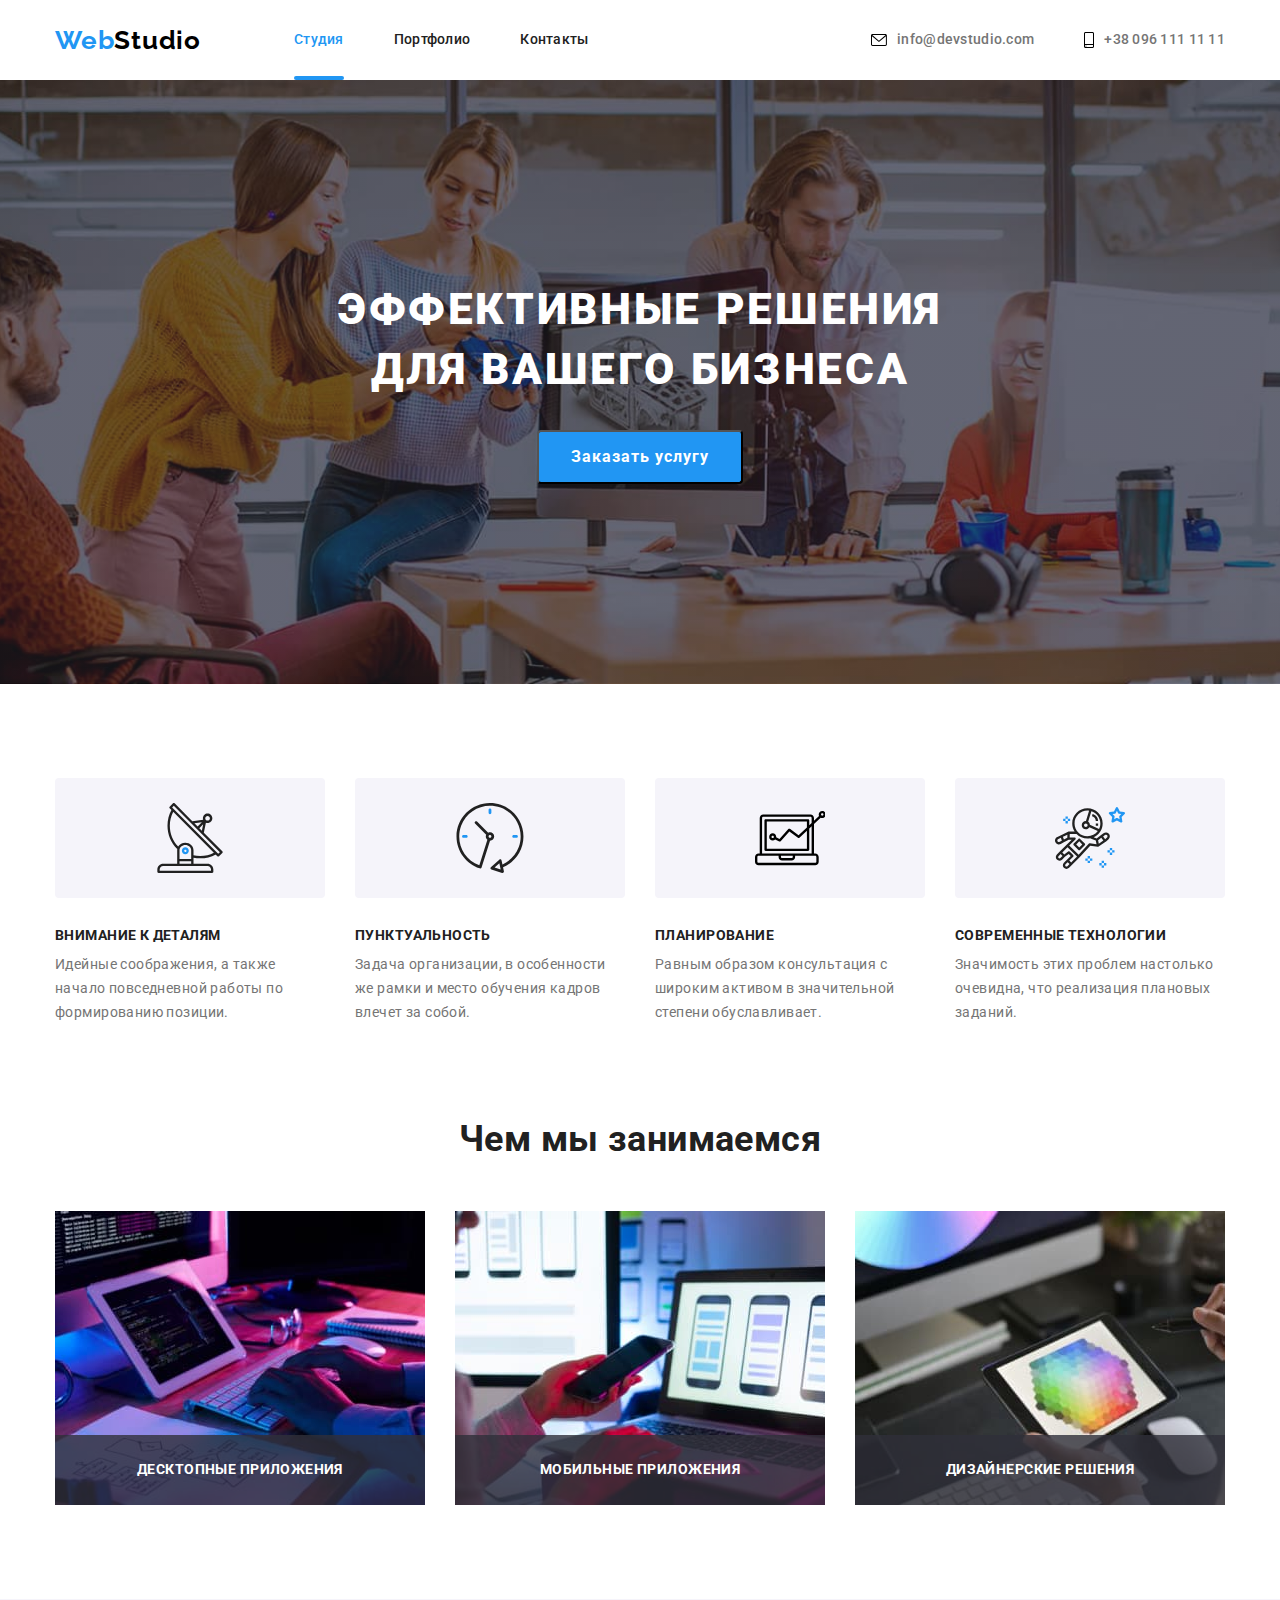
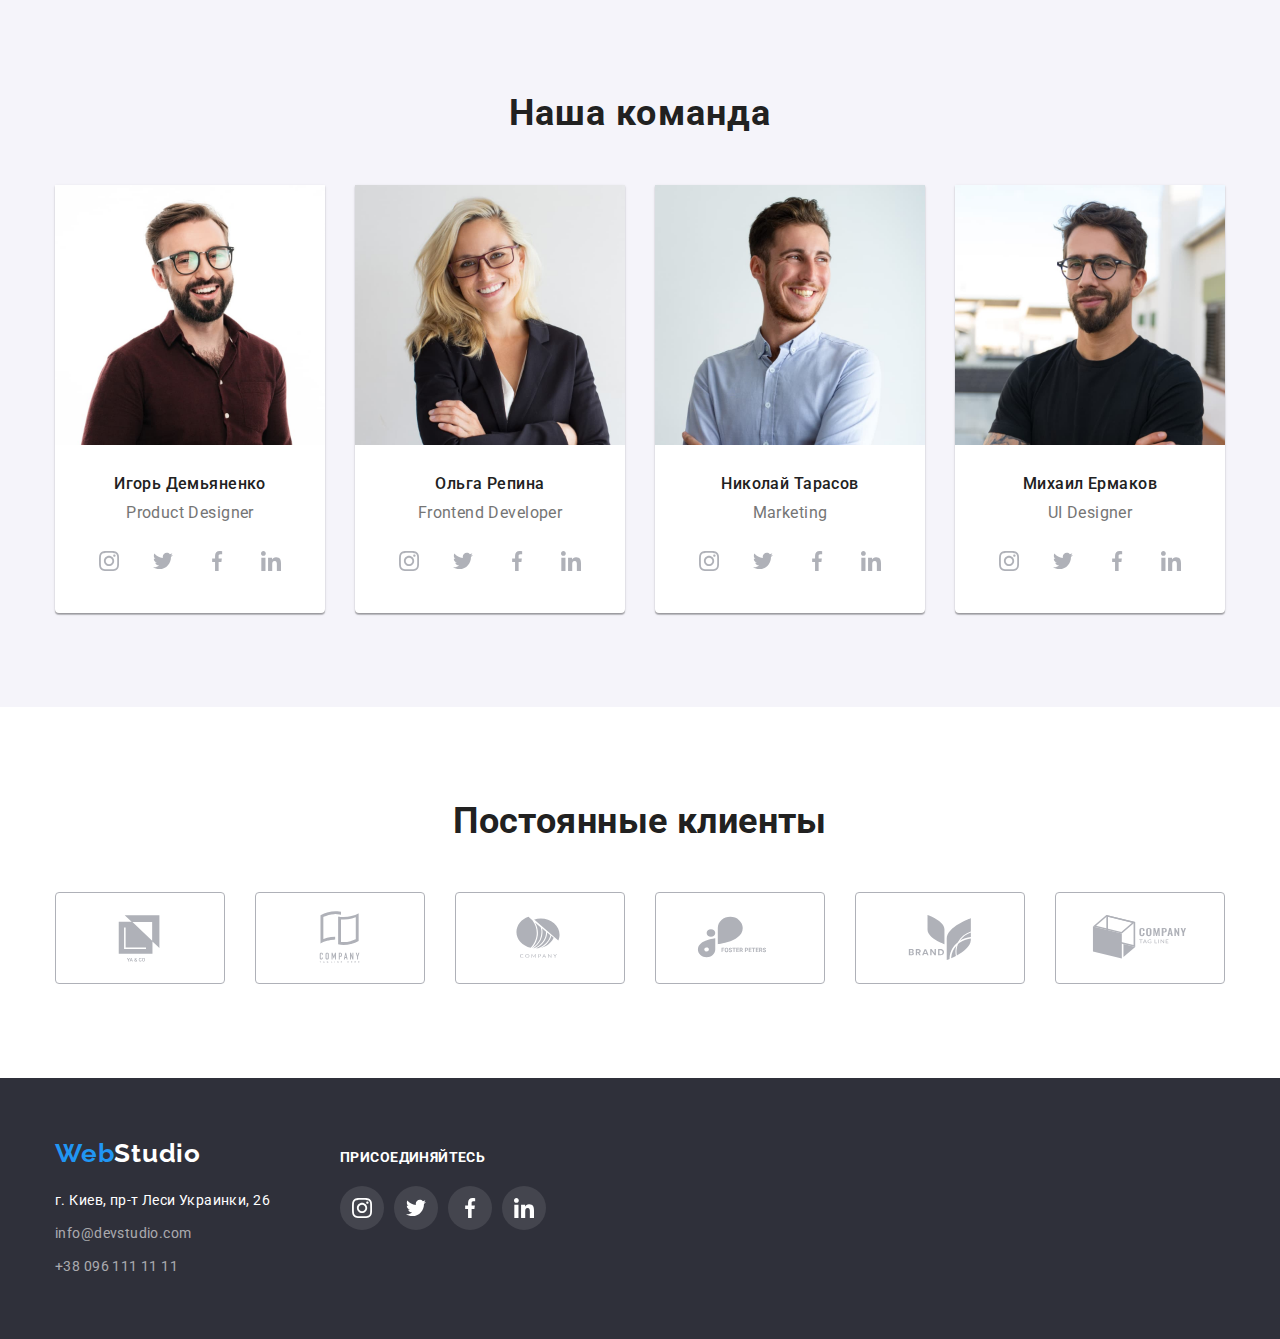
<file: index.html>
<!DOCTYPE html>
<html lang="ru">
    <head>
        <meta charset="UTF-8">
        <meta http-equiv="X-UA-Compatible" content="IE=edge">
        <meta name="viewport" content="width=device-width, initial-scale=1.0">
        <title>WebStudio</title>
        <link href="https://fonts.googleapis.com/css2?family=Raleway:wght@700&family=Roboto:wght@400;500;700;900&display=swap"
            rel="stylesheet">
        <link rel="stylesheet" href="https://cdnjs.cloudflare.com/ajax/libs/modern-normalize/0.2.0/modern-normalize.min.css">
        <link rel="stylesheet" href="./css/styles.css">
    </head>
    <body>
    <!-- шапка страницы -->
        <header class="header">
            <div class="container">
                <nav class="nav">
                    <a class="logo" lang="en" href="./index.html"> Web<span class="logo-black">Studio</span></a>
                    <ul class="nav-list list">
                        <li class="nav-item">
                            <a class="nav-link current" href="./index.html">Студия</a>
                        </li>
                        <li class="nav-item">
                            <a class="nav-link" href="./portfolio.html">Портфолио</a>
                        </li>
                        <li class="nav-item">
                            <a class="nav-link" href="">Контакты</a>
                        </li>
                    </ul>
                </nav>
                <ul class="contacts-list list">
                    <li class="contacts-item mail">
                        <a class="contacts-link" href="mailto:info@devstudio.com">
                            <svg class="icon-envelope" width="16px" height="12px">
                                <use href="./images/svg/symbol-defs.svg#icon-envelope"></use>
                            </svg>
                            info@devstudio.com
                        </a>   
                    </li>
                    <li class="contacts-item header-phone tel">
                        <a class="contacts-link" href="tel:+380961111111">
                            <svg class="icon-phone" width="10px" height="16px">
                                <use href="./images/svg/symbol-defs.svg#icon-smartphone"></use>
                            </svg>
                                +38 096 111 11 11
                        </a>  
                    </li>
                </ul>
            </div>
        </header>

    <!-- тело страницы -->
        <main class="main">
            <!-- секция баннер -->
            <section class="section-baner section">
                <div class="container">
                    <h1 class="title-baner"><span>Эффективные решения для вашего бизнеса</span></h1>
                    <button class="baner-button" type="button" data-modal-open>Заказать услугу</button>   
                </div>
            </section>
            <!-- секция преимущества -->
            <section class="section-advantages section">
                <div class="container">
                    <h2 class="visually-hidden">Преимущества</h2>
                        <ul class="advantages-list list">
                            <li class="advantages-item">
                                <div class="advantages-icon">
                                    <svg class="icon-antenna" width="70px" height="70px">
                                        <use href="./images/svg/symbol-defs.svg#icon-antenna"></use>
                                    </svg>
                                </div>
                                <h3 class="advantages-title">Внимание к деталям</h3>
                                <p class="advantages-text">Идейные соображения, а также начало повседневной работы по формированию позиции.</p>
                            </li>
                            <li class="advantages-item">
                                <div class="advantages-icon">
                                    <svg class="icon-clock" width="70px" height="70px">
                                        <use href="./images/svg/symbol-defs.svg#icon-clock"></use>
                                    </svg>
                                </div>
                                <h3 class="advantages-title">Пунктуальность</h3>
                                <p class="advantages-text">Задача организации, в особенности же рамки и место обучения кадров влечет за собой.</p>
                            </li>
                            <li class="advantages-item">
                                <div class="advantages-icon">
                                    <svg class="icon-vector" width="70px" height="70px">
                                        <use href="./images/svg/symbol-defs.svg#icon-vector"></use>
                                    </svg>
                                </div>
                                <h3 class="advantages-title">Планирование</h3>
                                <p class="advantages-text">Равным образом консультация с широким активом в значительной степени обуславливает.</p>
                            </li>
                            <li class="advantages-item">
                                <div class="advantages-icon">
                                    <svg class="icon-astronaut" width="70px" height="70px">
                                        <use href="./images/svg/symbol-defs.svg#icon-astronaut"></use>
                                    </svg>
                                </div>
                                <h3 class="advantages-title">Современные технологии</h3>
                                <p class="advantages-text">Значимость этих проблем настолько очевидна, что реализация плановых заданий.</p>
                            </li>
                        </ul> 
                </div>
            </section>
            <!-- секция чем мы занимаемся -->
            <section class="section-works section">
                <div class="container">
                    <h2 class="works-title title">Чем мы занимаемся</h2>
                    <ul class="works-list list">
                        <li class="works-item">
                            <img src="./images/work1.jpg" alt="Человека набирает html код страницы" width="370">
                            <p class="works-description">Десктопные приложения</p>
                        </li>
                        <li class="works-item">
                            <img src="./images/work2.jpg" alt="Человек адаптирует вид страницы ноутбука на мобильный телефон" width="370">
                            <p class="works-description">Мобильные приложения</p>
                        </li>
                        <li class="works-item">
                            <img src="./images/work3.jpg" alt="Человека выбирает градиент цветов на планшете" width="370">
                            <p class="works-description">Дизайнерские решения</p>
                        </li>
                    </ul>
                </div>
            </section>
            <!-- секция команда -->
            <section class="section-team section">
                <div class="container">
                    <h2 class="team-title title">Наша команда</h2>
                    <ul class="team-list list">
                        <li class="team-item">
                            <img src="./images/team1.jpg" alt="Игорь Демьяненко" width="270">
                            <div class="team-content">
                                <h3 class="person-title title">Игорь Демьяненко</h3>
                                <p class="team-text" lang="en">Product Designer</p>
                                <ul class="sociale-list list sociale-list-team">
                                    <li class="sociale-item">
                                        <a class="sociale-link sociale-link-transparent" href="">
                                            <svg class="icon-sociale icon-sociale-grey">
                                                <use href="./images/svg/symbol-defs.svg#icon-instagram"></use>
                                            </svg>
                                        </a>
                                    </li>
                                    <li class="sociale-item">
                                        <a class="sociale-link sociale-link-transparent" href="">
                                            <svg class="icon-sociale icon-sociale-grey">
                                                <use href="./images/svg/symbol-defs.svg#icon-twitter"></use>
                                            </svg>
                                        </a>
                                    </li>
                                    <li class="sociale-item">
                                        <a class="sociale-link sociale-link-transparent" href="">
                                            <svg class="icon-sociale icon-sociale-grey">
                                                <use href="./images/svg/symbol-defs.svg#icon-facebook"></use>
                                            </svg>
                                        </a>
                                    </li>
                                    <li class="sociale-item">
                                        <a class="sociale-link sociale-link-transparent" href="">
                                            <svg class="icon-sociale icon-sociale-grey">
                                                <use href="./images/svg/symbol-defs.svg#icon-linkedin"></use>
                                            </svg>
                                        </a>
                                    </li>
                                </ul>
                            </div>
                        </li>
                        <li class="team-item">
                            <img src="./images/team2.jpg" alt="Ольга Репина" width="270">
                            <div class="team-content">
                                <h3 class="person-title title">Ольга Репина</h3>
                                <p class="team-text" lang="en">Frontend Developer</p>
                                <ul class="sociale-list list sociale-list-team">
                                    <li class="sociale-item">
                                        <a class="sociale-link sociale-link-transparent" href="">
                                            <svg class="icon-sociale icon-sociale-grey">
                                                <use href="./images/svg/symbol-defs.svg#icon-instagram"></use>
                                            </svg>
                                        </a>
                                    </li>
                                    <li class="sociale-item">
                                        <a class="sociale-link sociale-link-transparent" href="">
                                            <svg class="icon-sociale icon-sociale-grey">
                                                <use href="./images/svg/symbol-defs.svg#icon-twitter"></use>
                                            </svg>
                                        </a>
                                    </li>
                                    <li class="sociale-item">
                                        <a class="sociale-link sociale-link-transparent" href="">
                                            <svg class="icon-sociale icon-sociale-grey">
                                                <use href="./images/svg/symbol-defs.svg#icon-facebook"></use>
                                            </svg>
                                        </a>
                                    </li>
                                    <li class="sociale-item">
                                        <a class="sociale-link sociale-link-transparent" href="">
                                            <svg class="icon-sociale icon-sociale-grey">
                                                <use href="./images/svg/symbol-defs.svg#icon-linkedin"></use>
                                            </svg>
                                        </a>
                                    </li>
                                </ul>
                            </div>
                        </li>
                        <li class="team-item">
                            <img src="./images/team3.jpg" alt="Николай Тарасов" width="270">
                            <div class="team-content">
                                <h3 class="person-title title">Николай Тарасов</h3>
                                <p class="team-text" lang="en">Marketing</p>
                                <ul class="sociale-list list sociale-list-team">
                                    <li class="sociale-item">
                                        <a class="sociale-link sociale-link-transparent" href="">
                                            <svg class="icon-sociale icon-sociale-grey">
                                                <use href="./images/svg/symbol-defs.svg#icon-instagram"></use>
                                            </svg>
                                        </a>
                                    </li>
                                    <li class="sociale-item">
                                        <a class="sociale-link sociale-link-transparent" href="">
                                            <svg class="icon-sociale icon-sociale-grey">
                                                <use href="./images/svg/symbol-defs.svg#icon-twitter"></use>
                                            </svg>
                                        </a>
                                    </li>
                                    <li class="sociale-item">
                                        <a class="sociale-link sociale-link-transparent" href="">
                                            <svg class="icon-sociale icon-sociale-grey">
                                                <use href="./images/svg/symbol-defs.svg#icon-facebook"></use>
                                            </svg>
                                        </a>
                                    </li>
                                    <li class="sociale-item">
                                        <a class="sociale-link sociale-link-transparent" href="">
                                            <svg class="icon-sociale icon-sociale-grey">
                                                <use href="./images/svg/symbol-defs.svg#icon-linkedin"></use>
                                            </svg>
                                        </a>
                                    </li>
                                </ul>
                            </div>
                        </li>
                        <li class="team-item">
                            <img src="./images/team4.jpg" alt="Михаил Ермаков" width="270">
                            <div class="team-content">
                                <h3 class="person-title title">Михаил Ермаков</h3>
                                <p class="team-text" lang="en">UI Designer</p>
                                <ul class="sociale-list list sociale-list-team">
                                    <li class="sociale-item">
                                        <a class="sociale-link sociale-link-transparent" href="">
                                            <svg class="icon-sociale icon-sociale-grey">
                                                <use href="./images/svg/symbol-defs.svg#icon-instagram"></use>
                                            </svg>
                                        </a>
                                    </li>
                                    <li class="sociale-item">
                                        <a class="sociale-link sociale-link-transparent" href="">
                                            <svg class="icon-sociale icon-sociale-grey">
                                                <use href="./images/svg/symbol-defs.svg#icon-twitter"></use>
                                            </svg>
                                        </a>
                                    </li>
                                    <li class="sociale-item">
                                        <a class="sociale-link sociale-link-transparent" href="">
                                            <svg class="icon-sociale icon-sociale-grey">
                                                <use href="./images/svg/symbol-defs.svg#icon-facebook"></use>
                                            </svg>
                                        </a>
                                    </li>
                                    <li class="sociale-item">
                                        <a class="sociale-link sociale-link-transparent" href="">
                                            <svg class="icon-sociale icon-sociale-grey">
                                                <use href="./images/svg/symbol-defs.svg#icon-linkedin"></use>
                                            </svg>
                                        </a>
                                    </li>
                                </ul>
                            </div>
                        </li>
                    </ul>
                </div>
            </section>
            <!-- секция постоянные клиенты -->
            <section class="section-clients section">
                <div class="container">
                    <h2 class="clients-title title">Постоянные клиенты</h2>
                    <ul class="clients-list list">
                        <li class="clients-item">
                            <a class="clients-link" href="">
                                <svg class="icon-logo">
                                    <use href="./images/svg/symbol-defs.svg#icon-logo1"></use>
                                </svg>
                            </a>
                        </li>
                        <li class="clients-item">
                            <a class="clients-link" href="">
                               <svg class="icon-logo">
                                   <use href="./images/svg/symbol-defs.svg#icon-logo2"></use>
                               </svg>
                            </a>
                        </li>
                        <li class="clients-item">
                            <a class="clients-link" href="">
                               <svg class="icon-logo">
                                   <use href="./images/svg/symbol-defs.svg#icon-logo3"></use>
                               </svg>
                            </a>
                        </li>
                        <li class="clients-item"> 
                            <a class="clients-link" href="">
                                <svg class="icon-logo">
                                    <use href="./images/svg/symbol-defs.svg#icon-logo4"></use>
                                </svg>
                            </a>
                        </li>
                        <li class="clients-item">
                            <a class="clients-link" href="">
                                <svg class="icon-logo">
                                    <use href="./images/svg/symbol-defs.svg#icon-logo5"></use>
                                </svg>
                            </a> 
                        </li>
                        <li class="clients-item"> 
                            <a class="clients-link" href="">
                                <svg class="icon-logo">
                                    <use href="./images/svg/symbol-defs.svg#icon-logo6"></use>
                                </svg>
                            </a>
                        </li>
                    </ul>
                </div>
            </section>
        </main>
    <!-- футер -->
        <footer class="footer">
            <div class="container">
                <div>
                    <a class="footer-logo logo" lang="en" href="./index.html">Web<span class="logo-white">Studio</span></a>
                    <address>
                        <ul class="footer-contacts list">
                            <li class="footer-item">
                                <a class="footer-adress" href="https://goo.gl/maps/Vb78Npx7TWDgtV2aA" target="_blank" rel="noreferrer noopener">г. Киев, пр-т Леси Украинки, 26</a>
                            </li>
                            <li class="footer-item">
                                <a class="footer-mail" href="mailto:info@devstudio.com">info@devstudio.com</a>
                            </li>
                            <li class="footer-item">
                                <a class="footer-tel" href="tel:+380961111111">+38 096 111 11 11</a>
                            </li>
                        </ul>
                    </address>
                </div>
                <div class="footer-sociale">
                    <h2 class="sociale-title title">Присоединяйтесь</h2>
                    <ul class="sociale-list list">
                        <li class="sociale-item">
                            <a class="sociale-link sociale-link-dark" href="">
                                <svg class="icon-sociale icon-sociale-white">
                                    <use href="./images/svg/symbol-defs.svg#icon-instagram"></use>
                                </svg>
                            </a>
                        </li>
                        <li class="sociale-item">
                            <a class="sociale-link sociale-link-dark" href="">
                                <svg class="icon-sociale icon-sociale-white">
                                    <use href="./images/svg/symbol-defs.svg#icon-twitter"></use>
                                </svg>
                            </a>
                        </li>
                        <li class="sociale-item">
                            <a class="sociale-link sociale-link-dark" href="">
                                <svg class="icon-sociale icon-sociale-white">
                                    <use href="./images/svg/symbol-defs.svg#icon-facebook"></use>
                                </svg>
                            </a>
                        </li>
                        <li class="sociale-item">
                            <a class="sociale-link sociale-link-dark" href="">
                                <svg class="icon-sociale icon-sociale-white">
                                    <use href="./images/svg/symbol-defs.svg#icon-linkedin"></use>
                                </svg>
                            </a>
                        </li>
                    </ul>
                </div>
            </div>
        </footer>
        <div class="backdrop is-hidden" data-modal>
            <div class="modal">
                <button class="close-button" data-modal-close>
                    <svg class="icon-close" width="18px" height="18px">
                        <use href="./images/svg/symbol-defs.svg#icon-close"></use>
                    </svg>
                </button>
            </div>
        </div>
        <script src="./js/modal.js"></script>
    </body>
</html>
</file>
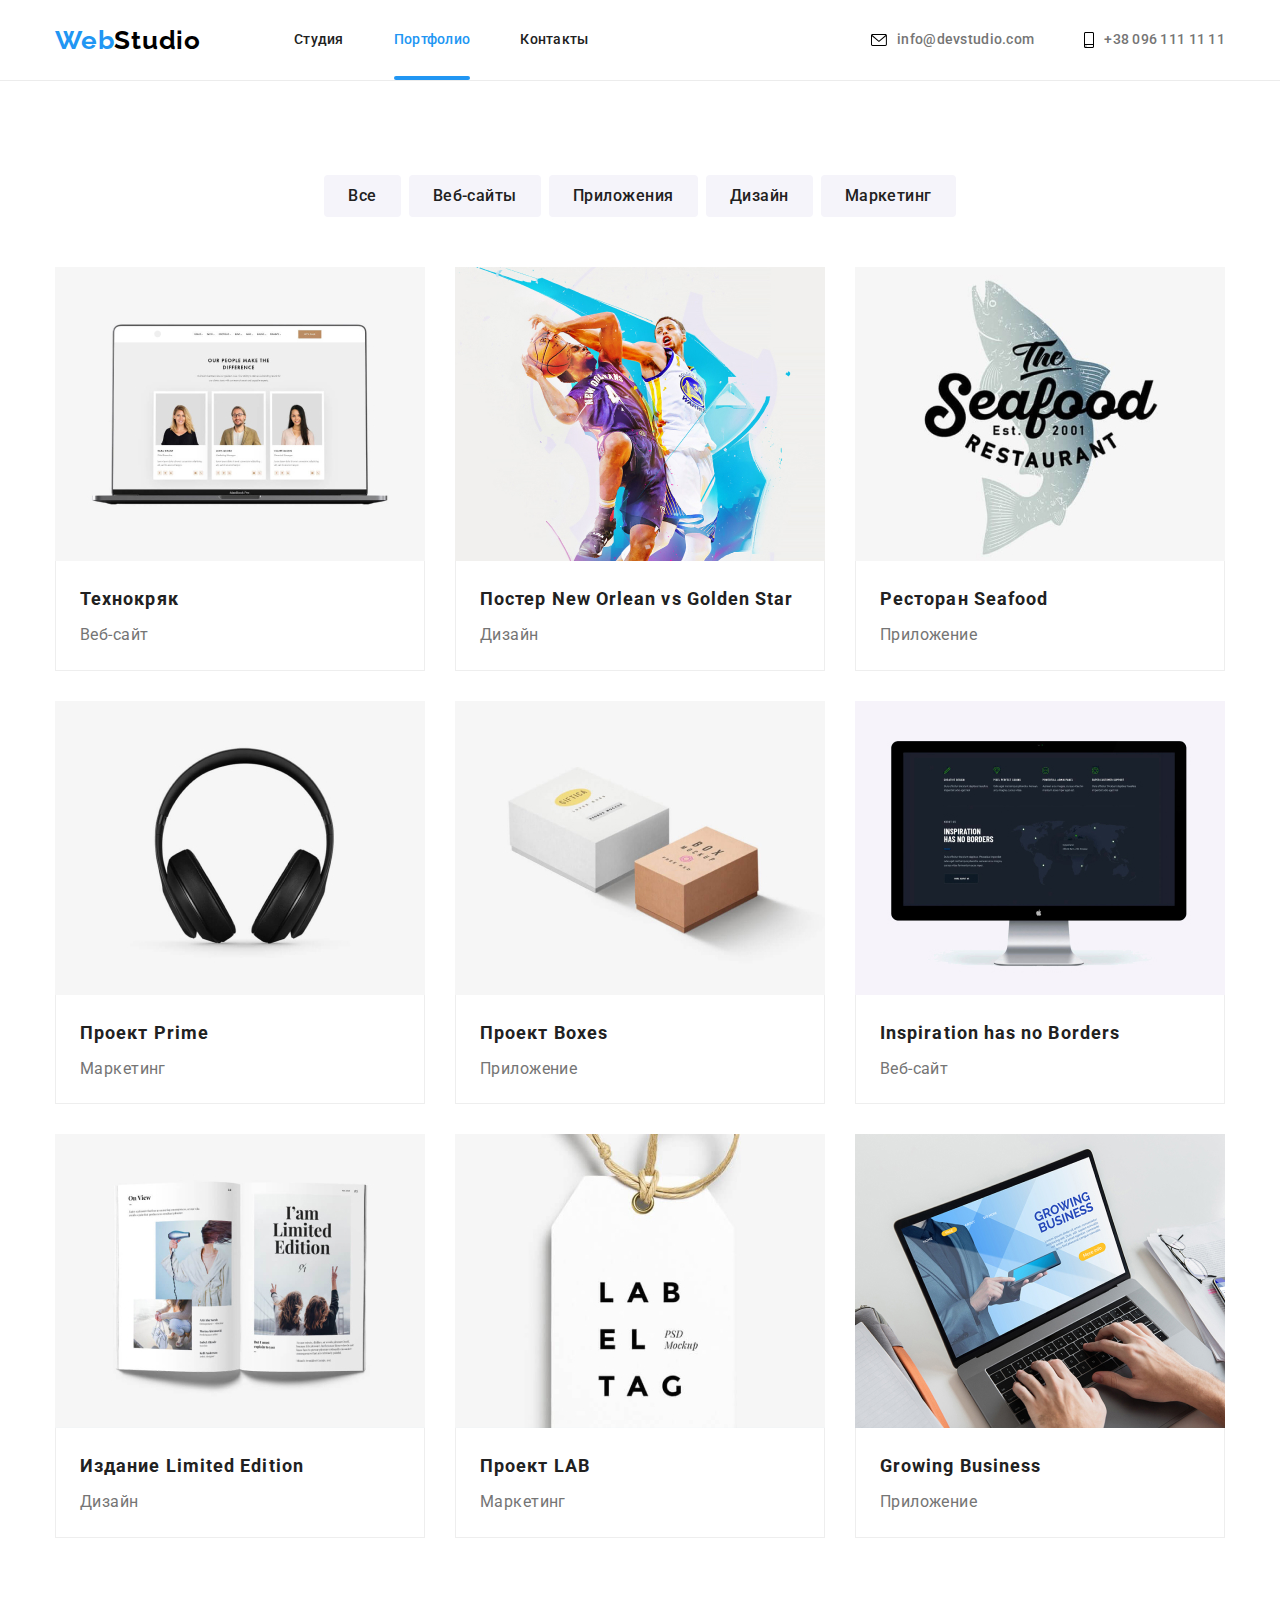
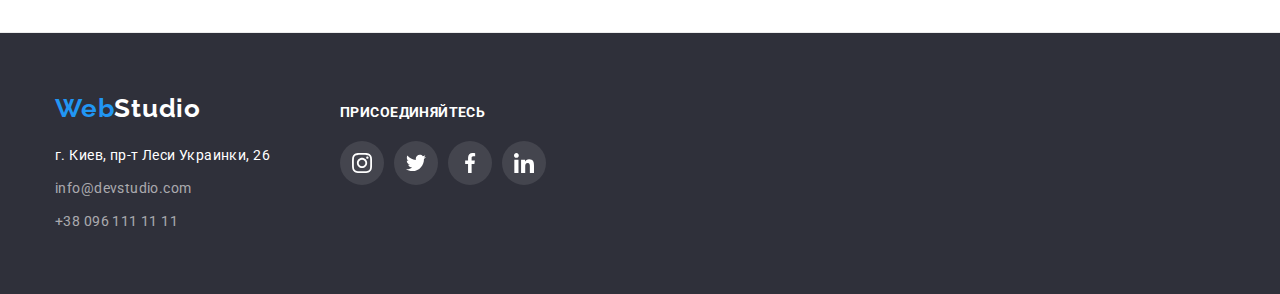
<file: portfolio.html>
<!DOCTYPE html>
    <html lang="ru">
        <head>
            <meta charset="UTF-8">
            <meta http-equiv="X-UA-Compatible" content="IE=edge">
            <meta name="viewport" content="width=device-width, initial-scale=1.0">
            <title>WebStudio</title>
            <link href="https://fonts.googleapis.com/css2?family=Raleway:wght@700&family=Roboto:wght@400;500;700;900&display=swap"
                rel="stylesheet">
            <link rel="stylesheet" href="https://cdnjs.cloudflare.com/ajax/libs/modern-normalize/0.2.0/modern-normalize.min.css">
            <link rel="stylesheet" href="./css/styles.css">
        </head>
        <body>
            <!-- шапка страницы -->
            <header class="header portfolio">
                <div class="container">
                    <nav class="nav">
                        <a class="logo" lang="en" href="./index.html"> Web<span class="logo-black">Studio</span></a>
                        <ul class="nav-list list">
                            <li class="nav-item">
                                <a class="nav-link" href="./index.html">Студия</a>
                            </li>
                            <li class="nav-item">
                                <a class="nav-link current" href="./portfolio.html">Портфолио</a>
                            </li>
                            <li class="nav-item">
                                <a class="nav-link" href="">Контакты</a>
                            </li>
                        </ul>
                    </nav>
                    <ul class="contacts-list list">
                        <li class="contacts-item mail">
                            <a class="contacts-link" href="mailto:info@devstudio.com">
                                <svg class="icon-envelope" width="16px" height="12px">
                                    <use href="./images/svg/symbol-defs.svg#icon-envelope"></use>
                                </svg>
                                info@devstudio.com
                            </a>
                        </li>
                        <li class="contacts-item header-phone tel">
                            <a class="contacts-link" href="tel:+380961111111">
                                <svg class="icon-phone" width="10px" height="16px">
                                    <use href="./images/svg/symbol-defs.svg#icon-smartphone"></use>
                                </svg>
                                +38 096 111 11 11
                            </a>
                        </li>
                    </ul>
                </div>
            </header>
            <!-- тело страницы -->
            <main class="portfolio">
                <!-- секция чем мы занимаемся -->
                <section class="section-portfolio section">
                    <div class="container">
                        <h1 class="visually-hidden">Чем мы занимаемся</h1>
                        <ul class="filter-list list">
                            <li class="filter-item">
                                <button class="filter-button" type="button">Все</button>
                            </li>
                            <li class="filter-item">
                                <button class="filter-button" type="button">Веб-сайты</button>
                            </li>
                            <li class="filter-item">
                                <button class="filter-button" type="button">Приложения</button>
                            </li>
                            <li class="filter-item">
                                <button class="filter-button" type="button">Дизайн</button>
                            </li>
                            <li class="filter-item">
                                <button class="filter-button" type="button">Маркетинг</button>
                        </ul>
                        <ul class="type-list list">
                            <li class="type-item">
                                <a class="type-link" href="">
                                    <div class="type-card">
                                        <img class="portfolio-img" src="./images/portfolio/img1.jpg" alt="Ноутбук">
                                        <p class="type-description">Технокряк это современная площадка распространения коронавируса. Компании используют эту платформу для цифрового шпионажа и атак на защищённые сервера конкурентов.</p>
                                    </div>
                                    <div class="type-cover">
                                        <h2 class="type-title">Технокряк</h2>
                                        <p class=type-text>Веб-сайт</p>
                                    </div>
                                </a>
                            </li>
                            <li class="type-item">
                                <a class="type-link" href="">
                                    <div class="type-card">
                                        <img class="portfolio-img" src="./images/portfolio/img2.jpg" alt="Два человека с баскетбольным мячом">
                                        <p class="type-description">Lorem ipsum dolor sit amet consectetur adipisicing elit. Labore, blanditiis!</p>
                                    </div>
                                    <div class="type-cover">
                                        <h2 class="type-title">Постер <span lang="en">New Orlean vs Golden Star</span></h2>
                                        <p class=type-text>Дизайн</p>
                                    </div>
                                </a>
                            </li>
                            <li class="type-item">
                                <a class="type-link" href="">
                                    <div class="type-card">
                                        <img class="portfolio-img" src="./images/portfolio/img3.jpg" alt="Реклама рыбного ресторана">
                                        <p class="type-description">Lorem ipsum dolor sit amet consectetur adipisicing elit. Totam, alias?</p>
                                    </div>
                                    <div class="type-cover">
                                        <h2 class="type-title">Ресторан <span lang="en">Seafood</span></h2>
                                        <p class=type-text>Приложение</p>
                                    </div>
                                </a>
                            </li>
                            <li class="type-item">
                                <a class="type-link" href="">
                                    <div class="type-card">
                                        <img class="portfolio-img" src="./images/portfolio/img4.jpg" alt="Музыкальные наушники">
                                        <p class="type-description">Lorem ipsum dolor sit amet consectetur adipisicing elit. Eligendi, necessitatibus?</p>
                                    </div>
                                    <div class="type-cover">
                                        <h2 class="type-title">Проект <span lang="en">Prime</span></h2>
                                        <p class=type-text>Маркетинг</p>
                                    </div>
                                </a>
                            </li>
                            <li class="type-item">
                                <a class="type-link" href="">
                                    <div class="type-card">
                                        <img class="portfolio-img" src="./images/portfolio/img5.jpg" alt="Два картонные коробки">
                                        <p class="type-description">Lorem ipsum dolor sit amet consectetur adipisicing elit. Iure, repellendus? </p>
                                    </div>
                                    <div class="type-cover">
                                        <h2 class="type-title">Проект <span lang="en">Boxes</span></h2>
                                        <p class=type-text>Приложение</p>
                                    </div>
                                </a>
                            </li>
                            <li class="type-item">
                                <a class="type-link" href="">
                                    <div class="type-card">
                                        <img class="portfolio-img" src="./images/portfolio/img6.jpg" alt="Моноблок">
                                        <p class="type-description">Lorem ipsum, dolor sit amet consectetur adipisicing elit. Deleniti, pariatur?</p>
                                    </div>
                                    <div class="type-cover">
                                        <h2 class="type-title" lang="en">Inspiration has no Borders</h2>
                                        <p class=type-text>Веб-сайт</p>
                                    </div>
                                </a>
                            </li>
                            <li class="type-item">
                                <a class="type-link" href="">
                                    <div class="type-card">
                                        <img class="portfolio-img" src="./images/portfolio/img7.jpg" alt="Развернутая книга">
                                        <p class="type-description">Lorem ipsum dolor sit amet consectetur adipisicing elit. Odio, molestiae.</p>
                                    </div>
                                    <div class="type-cover">
                                        <h2 class="type-title">Издание <span lang="en">Limited Edition</span></h2>
                                        <p class=type-text>Дизайн</p>
                                    </div>
                                </a>
                            </li>
                            <li class="type-item">
                                <a class="type-link" href="">
                                    <div class="type-card">
                                        <img class="portfolio-img" src="./images/portfolio/img8.jpg" alt="Бирка от одежды">
                                        <p class="type-description">Lorem ipsum dolor sit amet consectetur adipisicing elit. Rem, neque?</p>
                                    </div>
                                    <div class="type-cover">
                                        <h2 class="type-title">Проект <span lang="en">LAB</span></h2>
                                        <p class=type-text>Маркетинг</p>
                                    </div>
                                </a>
                            </li>
                            <li class="type-item">
                                <a class="type-link" href="">
                                    <div class="type-card">
                                        <img class="portfolio-img" src="./images/portfolio/img9.jpg" alt="Человек печатает на ноутбуке">
                                        <p class="type-description">lorem10</p>
                                    </div>
                                    <div class="type-cover">
                                        <h2 class="type-title" lang="en">Growing Business</h2>
                                        <p class=type-text>Приложение</p>
                                    </div>
                                </a>
                            </li>
                        </ul>
                    </div>
                </section>
            </main>
            <!-- футер -->
            <footer class="footer">
                <div class="container">
                    <div>
                        <a class="footer-logo logo" lang="en" href="./index.html">Web<span class="logo-white">Studio</span></a>
                        <address>
                            <ul class="footer-contacts list">
                                <li class="footer-item">
                                    <a class="footer-adress" href="https://goo.gl/maps/Vb78Npx7TWDgtV2aA" target="_blank"
                                        rel="noreferrer noopener">г. Киев, пр-т Леси Украинки, 26</a>
                                </li>
                                <li class="footer-item">
                                    <a class="footer-mail" href="mailto:info@devstudio.com">info@devstudio.com</a>
                                </li>
                                <li class="footer-item">
                                    <a class="footer-tel" href="tel:+380961111111">+38 096 111 11 11</a>
                                </li>
                            </ul>
                        </address>
                    </div>
                    <div class="footer-sociale">
                        <h2 class="sociale-title title">Присоединяйтесь</h2>
                        <ul class="sociale-list list">
                            <li class="sociale-item">
                                <a class="sociale-link sociale-link-dark" href="">
                                    <svg class="icon-sociale icon-sociale-white">
                                        <use href="./images/svg/symbol-defs.svg#icon-instagram"></use>
                                    </svg>
                                </a>
                            </li>
                            <li class="sociale-item">
                                <a class="sociale-link sociale-link-dark" href="">
                                    <svg class="icon-sociale icon-sociale-white">
                                        <use href="./images/svg/symbol-defs.svg#icon-twitter"></use>
                                    </svg>
                                </a>
                            </li>
                            <li class="sociale-item">
                                <a class="sociale-link sociale-link-dark" href="">
                                    <svg class="icon-sociale icon-sociale-white">
                                        <use href="./images/svg/symbol-defs.svg#icon-facebook"></use>
                                    </svg>
                                </a>
                            </li>
                            <li class="sociale-item">
                                <a class="sociale-link sociale-link-dark" href="">
                                    <svg class="icon-sociale icon-sociale-white">
                                        <use href="./images/svg/symbol-defs.svg#icon-linkedin"></use>
                                    </svg>
                                </a>
                            </li>
                        </ul>
                    </div>
                </div>
            </footer>
        </body>
    </html>
</file>
<file: css/styles.css>
/* переменные****************************************** */
html {
  box-sizing: border-box;
}
*,
*::before,
*::after {
  box-sizing: border-box;
}
:root {
  --title-text-color: #212121;
  --primary-text-color: #757575;
  --accent-color: #2196f3;
}

body {
  font-family: Roboto, sans-serif;
  font-size: 14px;
  line-height: 1.71;
  letter-spacing: 0.03em;
  color: var(--primary-text-color);
}

h1,
h2,
h3,
h4,
h5,
h6,
p,
ul,
ol {
  margin: 0;
  padding: 0;
}

img {
  display: block;
}

.title {
  color: var(--title-text-color);
  font-weight: bold;
  font-size: 36px;
  line-height: 1.16;
}
.list {
  list-style: none;
  margin: 0;
  padding: 0;
}

.container {
  width: 1200px;
  padding-right: 15px;
  padding-left: 15px;
  margin: 0px auto;
}

.section {
  padding-top: 94px;
  padding-bottom: 94px;
}

/* шапка страницы *****************************************/

.header .container {
  background-color: #ffffff;

  display: flex;
  align-items: center;
}
.nav {
  display: flex;
  align-items: center;
}
.nav-list {
  display: flex;
}
.nav-link.current {
  color: var(--accent-color);
}

.nav-item:not(:first-child),
.contacts-item:not(:first-child) {
  margin-left: 50px;
}

.contacts-list {
  display: flex;
}

.contacts-link {
  display: flex;
  align-items: center;
}

.icon-envelope,
.icon-phone {
  margin-right: 10px;

  transition-property: fill;
  transition-duration: 250ms;
  transition-timing-function: cubic-bezier(0.4, 0, 0.2, 1);
}

.icon-envelope:hover,
.icon-envelope:focus {
  fill: var(--accent-color);
}

.icon-phone:hover,
.icon-phone:focus {
  fill: var(--accent-color);
}
/* Список социальных сетей********************* */
.sociale-list {
  display: flex;
}

.sociale-item:not(:first-child) {
  margin-left: 10px;
}

.sociale-link {
  display: flex;
  justify-content: center;
  align-items: center;
  width: 44px;
  height: 44px;
  border-radius: 50%;

  background: rgba(255, 255, 255, 0.1);
}

.icon-sociale {
  width: 20px;
  height: 20px;

  fill: #ffffff;
}

/* лого ***************************************************/
.logo,
.logo-white,
.logo-black {
  font-family: Raleway, sans-serif;
  font-weight: bold;
  font-size: 26px;
  line-height: 1.19;
  letter-spacing: 0.03em;
  text-decoration: none;

  margin-left: 0px;
}

.logo {
  color: var(--accent-color);
}
.logo-white {
  color: #ffffff;
}
.logo-black {
  color: #000000;
}

/* навигация  и контакты INDEX  и PORTFOLIO**************************************/
.nav-list {
  margin-left: 93px;
  justify-content: space-between;
}

.nav-link {
  display: block;
  font-weight: 500;
  font-size: 14px;
  line-height: 1.14;
  letter-spacing: 0.02em;
  color: #212121;
  text-decoration: none;

  transition-property: color;
  transition-duration: 250ms;
  transition-timing-function: cubic-bezier(0.4, 0, 0.2, 1);
  padding-top: 32px;
  padding-bottom: 32px;
}

.nav-link:hover,
.nav-link:focus {
  color: var(--accent-color);
}

.contacts-list {
  font-weight: 500;
  font-size: 14px;
  line-height: 1.14;
  letter-spacing: 0.02em;

  margin-left: auto;
}
.contacts-link,
.type-link {
  color: #757575;
  text-decoration: none;
  transition-property: color;
  transition-duration: 250ms;
  transition-timing-function: cubic-bezier(0.4, 0, 0.2, 1);
}

.contacts-list .contacts-link:hover,
.contacts-list .contacts-link:focus {
  color: var(--accent-color);
}

.contacts-link:hover .icon-envelope,
.contacts-link:focus .icon-envelope,
.contacts-link:hover .icon-phone,
.contacts-link:focus .icon-phone {
  fill: var(--accent-color);
}

.current {
  position: relative;
}
.current::after {
  content: "";
  display: block;
  position: absolute;

  width: 100%;
  height: 4px;

  background: var(--accent-color);
  border-radius: 2px;

  bottom: 0;
}
/* тело страницы ***************************************/
/* банер **************************/
.section-baner {
  max-width: 1600px;

  background-color: #2f303a;
  background-image: linear-gradient(
      rgba(47, 48, 58, 0.4),
      rgba(47, 48, 58, 0.4)
    ),
    url(../images/hero.jpg);
  background-repeat: no-repeat;
  background-position: center;
  background-size: cover;

  padding: 200px 0px;
  margin-left: auto;
  margin-right: auto;
}
.title-baner {
  font-weight: 900;
  font-size: 44px;
  line-height: 1.36;
  text-align: center;
  letter-spacing: 0.06em;
  text-transform: uppercase;
  color: #ffffff;

  margin-bottom: 30px;
  margin-left: auto;
  margin-right: auto;
  width: 696px;
}
.baner-button {
  font-family: inherit;
  font-weight: bold;
  font-size: 16px;
  line-height: 1.87;
  letter-spacing: 0.06em;
  color: #ffffff;
  background: var(--accent-color);

  padding: 10px 32px;
  border-radius: 4px;
  display: block;
  margin-right: auto;
  margin-left: auto;
}
.backdrop {
  position: fixed;
  left: 0px;
  top: 0px;
  width: 100%;
  height: 100%;

  background: rgba(0, 0, 0, 0.2);
  transition-property: opacity, visibility;
  transition-duration: 250ms;
  transition-timing-function: cubic-bezier(0.4, 0, 0.2, 1);
}

.backdrop.is-hidden {
  opacity: 0;
  pointer-events: none;
  visibility: hidden;
}
.modal {
  position: absolute;
  top: 50%;
  left: 50%;
  transform: translate(-50%, -50%);

  min-width: 528px;
  min-height: 581px;

  background-color: #ffffff;
  box-shadow: 0px 1px 3px rgba(0, 0, 0, 0.12), 0px 1px 1px rgba(0, 0, 0, 0.14),
    0px 2px 1px rgba(0, 0, 0, 0.2);
  border-radius: 4px;
}

.close-button {
  position: absolute;
  top: 8px;
  right: 8px;

  display: flex;
  justify-content: center;
  align-items: center;

  width: 30px;
  height: 30px;
  border-radius: 50%;
  border: 1px solid rgba(0, 0, 0, 0.1);
  background-color: transparent;

  cursor: pointer;
}
/* секция преимущества **********************************/
.visually-hidden {
  position: absolute !important;
  clip: rect(1px 1px 1px 1px);
  clip: rect(1px, 1px, 1px, 1px);
  padding: 0 !important;
  border: 0 !important;
  height: 1px !important;
  width: 1px !important;
  overflow: hidden;
}

.advantages-title,
.work-title,
.team-title {
  font-weight: bold;
  font-size: 36px;
  line-height: 1.16;
  letter-spacing: 0.03em;
}

.advantages-title,
.team-title {
  color: var(--title-text-color);
}

.advantages-title {
  font-size: 14px;
  line-height: 1.14;
  text-transform: uppercase;
  margin-bottom: 10px;
}

.advantages-list {
  display: flex;
}

.advantages-item:not(:first-child) {
  margin-left: 30px;
}
.advantages-item {
  width: 270px;
}

.advantages-icon {
  display: flex;
  height: 120px;
  justify-content: center;
  align-items: center;
  background: #f5f4fa;
  border-radius: 4px;
  margin-bottom: 30px;
}

/* чем мы занимаемся************************************ */
.section-works {
  padding-top: 0px;
}
.works-title {
  text-align: center;
  margin-bottom: 50px;
}

.works-list {
  display: flex;
  justify-content: space-between;
}

.works-item {
  position: relative;
}
.works-description {
  position: absolute;
  width: 100%;
  bottom: 0px;

  font-weight: bold;
  font-size: 14px;
  line-height: 1.14;
  text-align: center;
  text-transform: uppercase;

  color: #ffffff;
  background: rgba(47, 48, 58, 0.8);

  padding-top: 27px;
  padding-bottom: 27px;
}
/* секция команда**************************************** */
.section-team {
  background: #f5f4fa;
}
.team-title {
  text-align: center;
  margin-bottom: 50px;
}
.team-list {
  display: flex;
  justify-content: space-between;
}
.team-item {
  text-align: center;
  background: #ffffff;
  box-shadow: 0px 1px 3px rgba(0, 0, 0, 0.12), 0px 1px 1px rgba(0, 0, 0, 0.14),
    0px 2px 1px rgba(0, 0, 0, 0.2);
  border-radius: 0px 0px 4px 4px;
}
.person-title {
  font-weight: 500;
  font-size: 16px;
  line-height: 1.18;
  margin-bottom: 10px;
}
.team-text {
  font-size: 16px;
  line-height: 1.18;
  margin-bottom: 16px;
}

.team-content {
  padding: 30px 0px;
}

.sociale-list-team {
  justify-content: center;
}

.sociale-link-transparent {
  transition-property: background-color;
  transition-duration: 250ms;
  transition-timing-function: cubic-bezier(0.4, 0, 0.2, 1);
}

.sociale-link-transparent:hover,
.sociale-link-transparent:focus {
  background-color: var(--accent-color);
}

.sociale-link-transparent:hover .icon-sociale-grey,
.sociale-link-transparent:focus .icon-sociale-grey {
  fill: #ffffff;
}
.icon-sociale-grey {
  fill: #afb1b8;
  transition-property: fill;
}
/* секция постоянные клиенты***********************************/
.section-clients {
  background: #ffffff;
}

.clients-title {
  text-align: center;
  margin-bottom: 50px;
}

.clients-list {
  display: flex;
  flex-wrap: wrap;
  margin-top: -30px;
  margin-left: -30px;
}

.clients-item {
  flex-basis: calc((100% - 6 * 30px) / 6);
  margin-top: 30px;
  margin-left: 30px;
}
.clients-link {
  display: flex;
  justify-content: center;
  align-items: center;
  width: 170px;
  height: 92px;

  border: 1px solid #afb1b8;
  border-radius: 4px;

  transition-property: border-color;
  transition-duration: 250ms;
  transition-timing-function: cubic-bezier(0.4, 0, 0.2, 1);
}

.clients-link:hover .icon-logo,
.clients-link:focus .icon-logo {
  fill: var(--accent-color);
}

.clients-link:hover,
.clients-link:focus {
  border-color: var(--accent-color);
}

.icon-logo {
  width: 106px;
  height: 60px;
  fill: #afb1b8;
  transition-property: fill;
}

/* подвал страниц INDEX  и PORTFOLIO *******************************************/
.footer {
  left: 0px;
  background: #2f303a;
  padding: 60px 0px;
}

.footer .container {
  display: flex;
}

.footer-item:not(:last-child) {
  margin-bottom: 9px;
}
.footer-adress {
  font-style: normal;
  color: #ffffff;
}

.footer-mail,
.footer-tel {
  font-style: normal;
  color: rgba(255, 255, 255, 0.6);
}

.footer-adress,
.footer-mail,
.footer-tel {
  text-decoration: none;

  transition-property: color;
  transition-duration: 250ms;
  transition-timing-function: cubic-bezier(0.4, 0, 0.2, 1);
}

.footer-adress:hover,
.footer-adress:focus {
  color: var(--accent-color);
}
.footer-mail:hover,
.footer-mail:focus {
  color: var(--accent-color);
}

.footer-tel:hover,
.footer-tel:focus {
  color: var(--accent-color);
}

.footer-logo {
  display: inline-block;
  margin-bottom: 20px;
}

.footer-sociale {
  margin-left: 70px;
}
.sociale-title {
  font-size: 14px;
  line-height: 1.14;
  text-transform: uppercase;
  color: #ffffff;

  margin-bottom: 20px;
  padding-top: 12px;
}

.sociale-link-dark {
  transition-property: background;
  transition-duration: 250ms;
  transition-timing-function: cubic-bezier(0.4, 0, 0.2, 1);
}

.sociale-link-dark:hover,
.sociale-link-dark:focus {
  background: var(--accent-color);
}

/* POTFOLIO********************************************************************* */
.portfolio {
  border-bottom: 1px solid #ececec;
}
.filter-list {
  display: flex;
  justify-content: center;
  margin-bottom: 50px;
}

.filter-button {
  font-family: inherit;
  font-style: normal;
  font-weight: 500;
  font-size: 16px;
  line-height: 1.62;
  text-align: center;
  letter-spacing: 0.03em;
  color: #212121;
  background: #f5f4fa;
  cursor: pointer;

  border-radius: 4px;
  border-color: transparent;
  outline: none;
}

.filter-item:not(:first-child) {
  margin-left: 8px;
}
.filter-button {
  padding: 6px 22px;

  transition-property: background, color, box-shadow;
  transition-duration: 250ms;
  transition-timing-function: cubic-bezier(0.4, 0, 0.2, 1);
}

.filter-button:hover,
.filter-button:focus {
  background: var(--accent-color);
  color: #ffffff;
  box-shadow: 0px 3px 1px rgba(0, 0, 0, 0.1), 0px 1px 2px rgba(0, 0, 0, 0.08),
    0px 2px 2px rgba(0, 0, 0, 0.12);
}

.type-list {
  display: flex;
  flex-wrap: wrap;
  margin-top: -30px;
  margin-left: -30px;
}

.type-item {
  flex-basis: calc((100% - 3 * 30px) / 3);
  margin-top: 30px;
  margin-left: 30px;

  transition-property: box-shadow;
  transition-duration: 250ms;
  transition-timing-function: cubic-bezier(0.4, 0, 0.2, 1);
}
.type-item:hover,
.type-item:focus {
  box-shadow: 0px 3px 1px rgba(0, 0, 0, 0.1), 0px 1px 2px rgba(0, 0, 0, 0.08),
    0px 2px 2px rgba(0, 0, 0, 0.12);
}

.type-item:hover .type-description,
.type-item:focus .type-description {
  transform: translateY(0%);
}

.type-link {
  display: block;

  color: #757575;
  text-decoration: none;
  margin: 0;
  padding: 0;
}

.type-card {
  position: relative;
  overflow: hidden;
}

.portfolio-img {
  display: block;
  width: 100%;
}

.type-description {
  position: absolute;
  top: 0;
  left: 0;
  height: 100%;
  width: 100%;
  overflow: auto;

  transform: translateY(100%);

  color: #ffffff;
  background: rgba(33, 150, 243, 0.9);
  padding-left: 24px;
  padding-top: 63px;
  padding-right: 24px;
  padding-bottom: 63px;

  font-size: 18px;
  line-height: 1.56;

  transition-property: transform;
  transition-duration: 250ms;
  transition-timing-function: cubic-bezier(0.4, 0, 0.2, 1);
}
.type-cover {
  padding-left: 24px;
  padding-right: 24px;
  border-bottom: 1px solid #eeeeee;
  border-right: 1px solid #eeeeee;
  border-left: 1px solid #eeeeee;
  padding-top: 20px;
  padding-bottom: 20px;
}

.type-title {
  color: var(--title-text-color);
  font-weight: bold;
  font-size: 18px;
  line-height: 2;
  letter-spacing: 0.06em;
  margin-bottom: 4px;
  margin-top: 0;
}

.type-text {
  font-size: 16px;
  line-height: 1.8;
  margin-bottom: 0;
  margin-top: 0;
}
</file>
